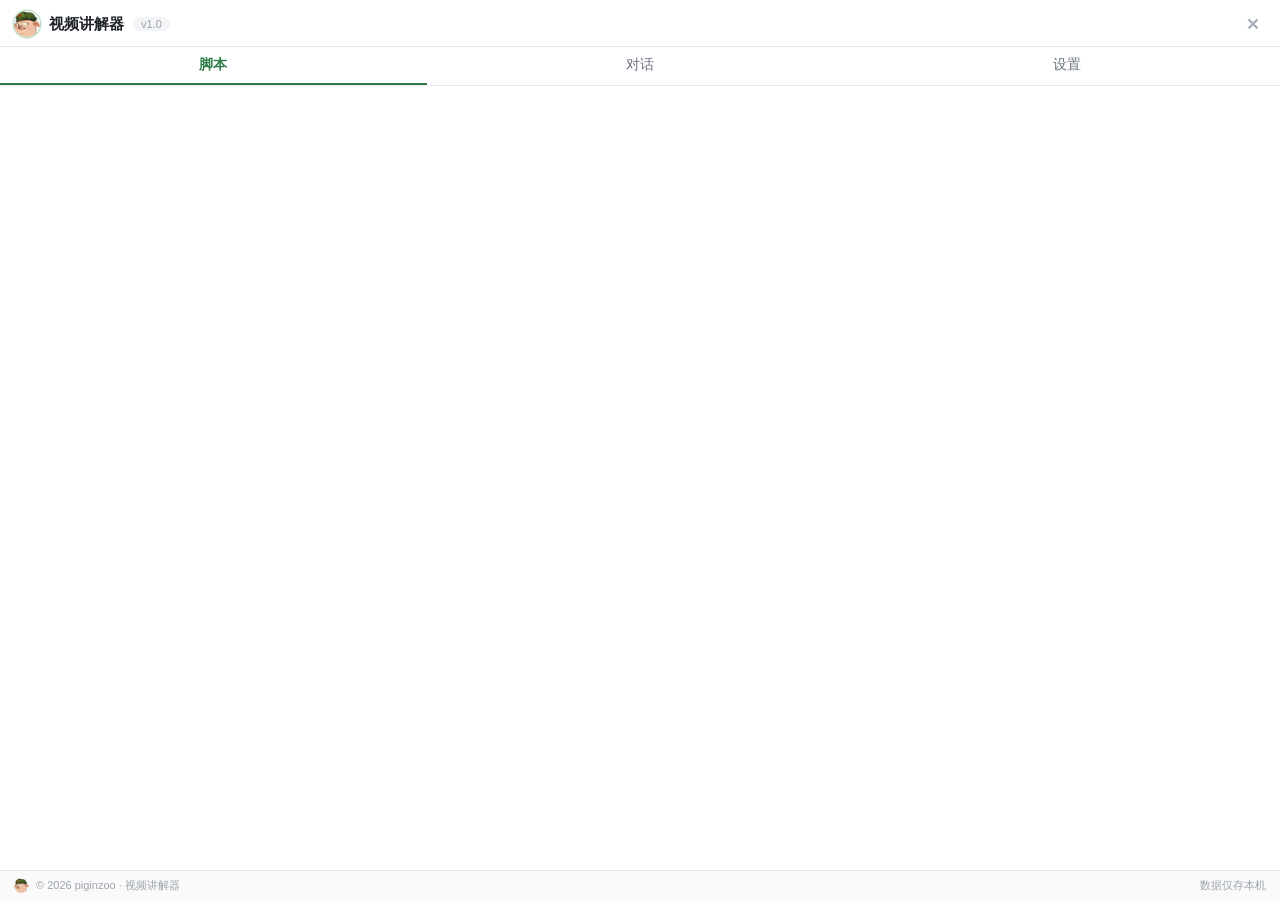
<file: extension/sidepanel/index.html>
<!doctype html>
<html lang="zh-CN">
<head>
  <meta charset="utf-8">
  <title>视频讲解器</title>
  <link rel="stylesheet" href="style.css">
</head>
<body>
  <div class="sp-head">
    <img class="logo" src="../assets/logo-128.png" alt="logo">
    <div class="name">视频讲解器</div>
    <div class="ver">v1.0</div>
    <button class="close" id="closeBtn" title="关闭侧边栏">✕</button>
  </div>

  <div class="tabs">
    <div class="tab on" data-tab="script">脚本</div>
    <div class="tab" data-tab="chat">对话</div>
    <div class="tab" data-tab="settings">设置</div>
  </div>

  <div class="sp-body">
    <div class="tabpane on" id="pane-script"></div>
    <div class="tabpane" id="pane-chat"></div>
    <div class="tabpane" id="pane-settings"></div>
  </div>

  <div class="sp-foot">
    <img src="../assets/logo-16.png" alt="">
    <span>© 2026 piginzoo · 视频讲解器</span>
    <span style="margin-left:auto">数据仅存本机</span>
  </div>

  <script type="module" src="js/app.js"></script>
</body>
</html>
</file>
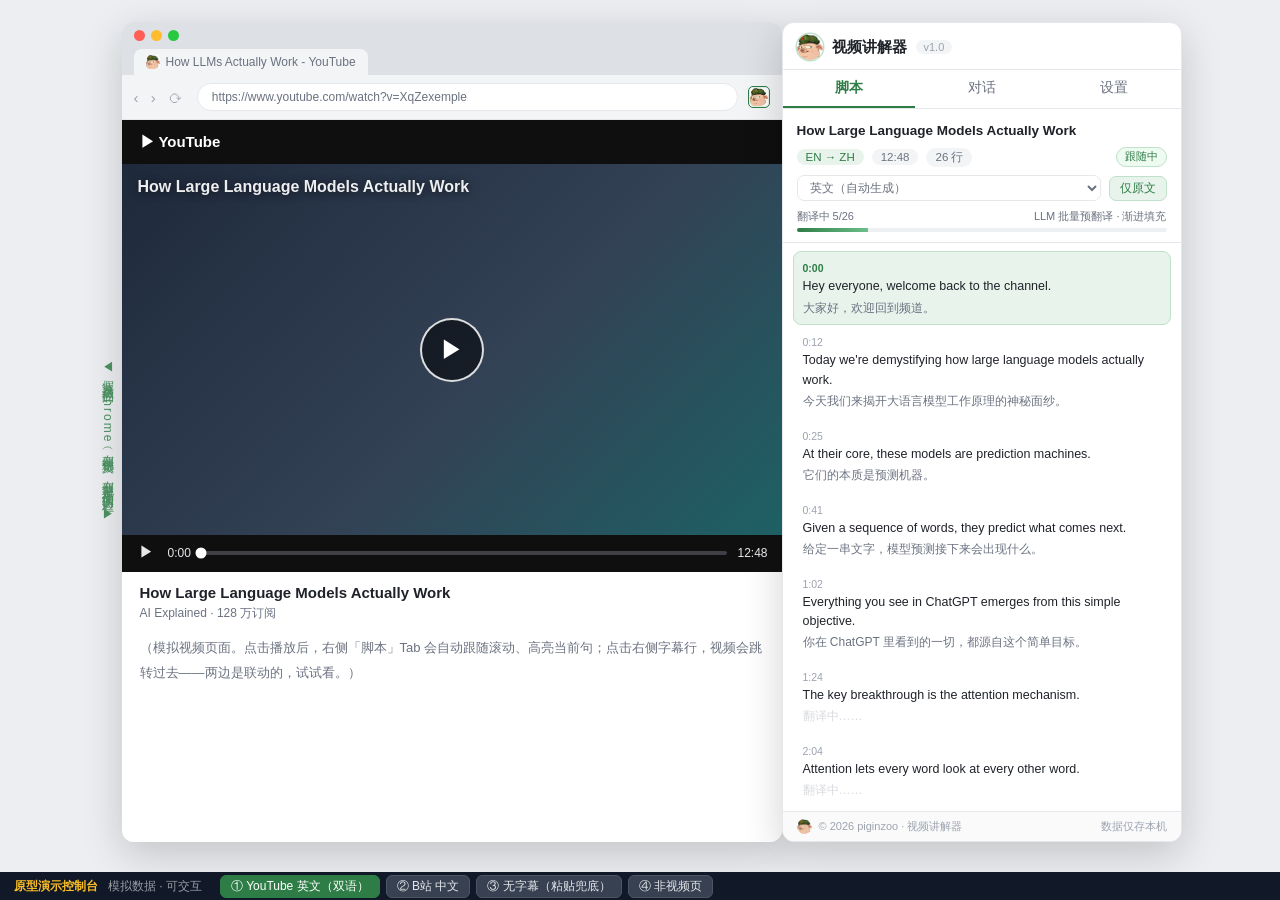
<file: docs/02-交互原型.html>
<!doctype html>
<html lang="zh-CN">
<head>
<meta charset="utf-8">
<meta name="viewport" content="width=device-width, initial-scale=1">
<title>视频讲解器 · 高保真交互原型</title>
<style>
:root{
  --accent:#2e7d46; --accent-weak:#e8f3ec; --accent-line:#bfe0cb;
  --bg:#eceef1; --panel:#ffffff; --line:#e5e7eb;
  --text:#1f2329; --text2:#6b7280; --text3:#9ca3af;
  --ytred:#ff0033; --bbpink:#fb7299;
}
*{box-sizing:border-box; margin:0; padding:0;}
html,body{height:100%;}
body{font-family:-apple-system,BlinkMacSystemFont,"PingFang SC","Microsoft YaHei",sans-serif; background:var(--bg); color:var(--text); font-size:14px; padding-bottom:28px;}

/* ============ 原型控制台 ============ */
.proto-bar{position:fixed; bottom:0; left:0; right:0; height:28px; background:#111827; color:#d1d5db; display:flex; align-items:center; gap:10px; padding:0 14px; font-size:12px; z-index:99;}
.proto-bar b{color:#fbbf24;}
.proto-bar .scenarios{display:flex; gap:6px; margin-left:8px;}
.proto-bar button{background:#374151; color:#e5e7eb; border:1px solid #4b5563; border-radius:6px; padding:2px 10px; font-size:12px; cursor:pointer;}
.proto-bar button.on{background:var(--accent); border-color:var(--accent); color:#fff;}

/* ============ 场景布局 ============ */
.scene{display:flex; justify-content:center; gap:0; padding:22px 12px 40px; min-width:1100px;}
.callout{writing-mode:vertical-rl; align-self:center; color:var(--accent); font-size:12px; letter-spacing:2px; margin-right:6px; opacity:.85;}

/* ============ 假浏览器 ============ */
.browser{width:660px; background:#f3f4f6; border-radius:12px; overflow:hidden; box-shadow:0 12px 40px rgba(0,0,0,.18); display:flex; flex-direction:column; height:820px;}
.chrome-top{background:#dde0e5; padding:8px 12px 0;}
.traffic{display:flex; gap:6px; margin-bottom:8px;}
.traffic i{width:11px;height:11px;border-radius:50%;}
.traffic i:nth-child(1){background:#ff5f57}.traffic i:nth-child(2){background:#febc2e}.traffic i:nth-child(3){background:#28c840}
.tabstrip{display:flex; align-items:flex-end; gap:6px;}
.wtab{background:#f3f4f6; border-radius:8px 8px 0 0; padding:6px 12px; font-size:12px; color:var(--text2); display:flex; align-items:center; gap:6px; max-width:300px; white-space:nowrap; overflow:hidden;}
.wtab img{width:14px;height:14px;border-radius:3px;}
.wtab span{overflow:hidden;text-overflow:ellipsis;}
.toolbar{background:#f3f4f6; display:flex; align-items:center; gap:10px; padding:8px 12px; border-bottom:1px solid #e5e7eb;}
.navbtns{color:#9ca3af; font-size:15px; letter-spacing:4px;}
.urlbar{flex:1; background:#fff; border-radius:99px; padding:6px 14px; font-size:12px; color:var(--text2); border:1px solid #e5e7eb; white-space:nowrap; overflow:hidden;}
.exticon{width:22px;height:22px;border-radius:5px; padding:1px; background:var(--accent-weak); border:1.5px solid var(--accent);}
.page{flex:1; background:#fff; overflow:hidden; display:flex; flex-direction:column;}

/* ============ 假视频页 ============ */
.sitehead{height:44px; display:flex; align-items:center; padding:0 18px; color:#fff; font-weight:600; font-size:15px; flex:none;}
.sitehead.yt{background:#0f0f0f;}
.sitehead.bili{background:#fff; color:var(--bbpink); border-bottom:1px solid #f1f2f3;}
.player{background:#0f0f0f; position:relative; flex:none;}
.player .frame{aspect-ratio:16/9; display:flex; align-items:center; justify-content:center; position:relative; overflow:hidden;}
.frame .vtitle{position:absolute; top:14px; left:16px; color:rgba(255,255,255,.92); font-size:16px; font-weight:600; text-shadow:0 1px 8px rgba(0,0,0,.6); max-width:70%;}
.frame .poster{position:absolute; inset:0; opacity:.9;}
.centerplay{width:64px;height:64px;border-radius:50%;background:rgba(0,0,0,.55); border:2px solid rgba(255,255,255,.85); color:#fff; font-size:24px; cursor:pointer; display:flex;align-items:center;justify-content:center; z-index:2; transition:.2s;}
.centerplay:hover{transform:scale(1.08); background:var(--accent);}
.controls{display:flex; align-items:center; gap:10px; padding:8px 14px 10px; color:#e5e7eb; font-size:12px; background:#0f0f0f; flex:none;}
.controls .btn{cursor:pointer; font-size:15px; width:22px; text-align:center;}
.track{flex:1; height:14px; display:flex; align-items:center; cursor:pointer;}
.track .rail{width:100%; height:4px; background:#3f3f46; border-radius:2px; position:relative;}
.track .fill{position:absolute; left:0; top:0; bottom:0; background:var(--accent); border-radius:2px;}
.track .dot{position:absolute; top:50%; transform:translate(-50%,-50%); width:11px;height:11px;border-radius:50%; background:#fff;}
.videotitle-row{padding:12px 18px 4px; font-size:15px; font-weight:600;}
.videochannel{padding:0 18px; color:var(--text2); font-size:12px;}
.fakepage-body{padding:14px 18px; color:var(--text2); font-size:13px; line-height:1.9; overflow:hidden;}

/* ============ 侧边栏 ============ */
.sidepanel{width:400px; height:820px; background:var(--panel); border-radius:12px; box-shadow:0 12px 40px rgba(0,0,0,.18); display:flex; flex-direction:column; overflow:hidden; border:1px solid var(--line);}
.sp-head{display:flex; align-items:center; gap:9px; padding:11px 14px 9px; border-bottom:1px solid var(--line); flex:none;}
.sp-head img.logo{width:26px;height:26px;border-radius:50%; box-shadow:0 0 0 1.5px var(--accent-line);}
.sp-head .name{font-weight:700; font-size:15px;}
.sp-head .ver{font-size:11px; color:var(--text3); background:#f3f4f6; border-radius:99px; padding:1px 8px;}
.tabs{display:flex; border-bottom:1px solid var(--line); flex:none;}
.tabs .tab{flex:1; text-align:center; padding:9px 0; color:var(--text2); cursor:pointer; font-size:13.5px; border-bottom:2.5px solid transparent; user-select:none;}
.tabs .tab.on{color:var(--accent); border-bottom-color:var(--accent); font-weight:600;}
.sp-body{flex:1; overflow:hidden; position:relative; display:flex; flex-direction:column;}
.tabpane{flex:1; overflow:hidden; display:none; flex-direction:column;}
.tabpane.on{display:flex;}
.sp-foot{flex:none; display:flex; align-items:center; gap:7px; padding:7px 14px; border-top:1px solid var(--line); color:var(--text3); font-size:11px; background:#fafafa;}
.sp-foot img{width:15px;height:15px;border-radius:50%;}

/* 空态 */
.empty-state{flex:1; display:flex; flex-direction:column; align-items:center; justify-content:center; gap:12px; color:var(--text2); padding:30px;}
.empty-state img{width:64px;height:64px;border-radius:50%; opacity:.35; filter:grayscale(1);}
.empty-state h3{color:var(--text); font-size:15px;}
.empty-state p{font-size:12.5px; line-height:1.8; text-align:center;}
.empty-state .sites{font-size:12px; color:var(--text3); background:#f7f8fa; border:1px dashed var(--line); padding:6px 14px; border-radius:8px;}

/* ============ 脚本 Tab ============ */
.script-wrap{flex:1; display:flex; flex-direction:column; overflow:hidden;}
.info-card{padding:12px 14px 10px; border-bottom:1px solid var(--line); flex:none;}
.info-card .t{font-weight:600; font-size:13.5px; line-height:1.5;}
.info-card .meta{display:flex; align-items:center; gap:8px; margin-top:6px; font-size:11.5px; color:var(--text2); flex-wrap:wrap;}
.badge{background:#f3f4f6; border-radius:99px; padding:2px 9px;}
.badge.lang{background:var(--accent-weak); color:var(--accent);}
.infobar{display:flex; align-items:center; gap:8px; margin-top:8px;}
.trackselect{flex:1; font-size:12px; padding:4px 8px; border:1px solid var(--line); border-radius:7px; color:var(--text2); background:#fff;}
.langtoggle{font-size:11.5px; color:var(--accent); border:1px solid var(--accent-line); background:var(--accent-weak); padding:4px 10px; border-radius:7px; cursor:pointer; white-space:nowrap;}
.trans-progress{margin-top:8px;}
.trans-progress .label{display:flex; justify-content:space-between; font-size:11px; color:var(--text2); margin-bottom:4px;}
.trans-progress .label .done{color:var(--accent); font-weight:600;}
.pbar{height:4px; background:#eef0f2; border-radius:2px; overflow:hidden;}
.pbar i{display:block; height:100%; width:0%; background:linear-gradient(90deg,var(--accent),#6cbf8a); transition:width .18s;}
.follow-pill{margin-left:auto; font-size:10.5px; padding:2px 8px; border-radius:99px; background:#eefbf1; color:var(--accent); border:1px solid var(--accent-line); transition:.2s;}
.follow-pill.paused{background:#fef3e2; color:#b45309; border-color:#fcd9a8;}
.transcript{flex:1; overflow-y:auto; padding:8px 10px 14px;}
.row{padding:7px 9px; border-radius:8px; cursor:pointer; transition:background .15s; border:1px solid transparent;}
.row:hover{background:#f5f7f8;}
.row.cur{background:var(--accent-weak); border-color:var(--accent-line);}
.row .ts{font-size:10.5px; color:var(--text3); font-variant-numeric:tabular-nums;}
.row.cur .ts{color:var(--accent); font-weight:700;}
.row .en{font-size:12.5px; margin-top:2px; line-height:1.55;}
.row .zh{font-size:12px; color:var(--text2); margin-top:2px; line-height:1.55; transition:opacity .4s;}
.row .zh.pending{opacity:.25;}
.only-en .row .zh{display:none;}
.skeletonline{height:12px; border-radius:6px; background:linear-gradient(90deg,#eef0f2,#f7f8fa,#eef0f2); background-size:200% 100%; animation:sk 1.2s infinite;}
@keyframes sk{0%{background-position:200% 0}100%{background-position:-200% 0}}

/* 无字幕兜底 */
.nosub-card{margin:14px; border:1px solid #fde3c8; background:#fffaf3; border-radius:10px; padding:14px;}
.nosub-card h4{font-size:13.5px; color:#b45309;}
.nosub-card p{font-size:12px; color:var(--text2); line-height:1.7; margin:6px 0 10px;}
.nosub-card textarea{width:100%; height:110px; border:1px solid var(--line); border-radius:8px; padding:8px; font-size:12px; resize:vertical; font-family:inherit; color:var(--text);}
.nosub-card .go{margin-top:8px; background:var(--accent); color:#fff; border:none; border-radius:8px; padding:7px 16px; font-size:12.5px; cursor:pointer;}
.pasted-note{margin:10px 14px 0; font-size:11.5px; color:var(--text2); background:#f7f8fa; border:1px dashed var(--line); border-radius:8px; padding:7px 10px;}
.plainlist{padding:10px 14px;}
.plainlist .pline{font-size:12.5px; line-height:1.8; color:#374151; border-bottom:1px dashed #f0f1f3; padding:3px 0;}

/* ============ 对话 Tab ============ */
.chat-wrap{flex:1; display:flex; flex-direction:column; overflow:hidden;}
.ctx-chip{display:flex; align-items:center; gap:6px; margin:10px 12px 0; padding:7px 10px; background:var(--accent-weak); border:1px solid var(--accent-line); border-radius:8px; font-size:11.5px; color:var(--accent);}
.ctx-chip .clr{margin-left:auto; color:var(--text3); cursor:pointer; font-size:11px; white-space:nowrap;}
.ctx-chip .clr:hover{color:#ef4444;}
.msgs{flex:1; overflow-y:auto; padding:12px; display:flex; flex-direction:column; gap:12px;}
.msg{max-width:88%; display:flex; flex-direction:column; gap:3px;}
.msg .who{font-size:10.5px; color:var(--text3);}
.msg .bubble{padding:9px 12px; border-radius:12px; font-size:12.8px; line-height:1.75; word-break:break-word;}
.msg.u{align-self:flex-end; align-items:flex-end;}
.msg.u .bubble{background:var(--accent); color:#fff; border-bottom-right-radius:4px;}
.msg.a{align-self:flex-start;}
.msg.a .bubble{background:#f4f5f7; border-bottom-left-radius:4px;}
.msg.a .bubble a.ts{color:var(--accent); font-weight:600; text-decoration:none; background:var(--accent-weak); border-radius:4px; padding:0 3px; cursor:pointer;}
.msg.a .bubble a.ts:hover{background:var(--accent-line);}
.msg.a .bubble pre{font-family:ui-monospace,Menlo,monospace; font-size:11.5px; line-height:1.6; background:#fff; border:1px solid var(--line); border-radius:8px; padding:9px 11px; margin:4px 0; white-space:pre; overflow-x:auto;}
.cursor{display:inline-block; width:7px; height:13px; background:var(--accent); vertical-align:-2px; animation:blink .8s infinite; border-radius:1.5px;}
@keyframes blink{50%{opacity:0}}
.chat-input-zone{flex:none; border-top:1px solid var(--line); padding:8px 12px 10px; background:#fff;}
.quickbtns{display:flex; gap:8px; margin-bottom:8px;}
.qbtn{display:flex; align-items:center; gap:5px; background:var(--accent-weak); border:1px solid var(--accent-line); color:var(--accent); font-size:12px; padding:5px 12px; border-radius:99px; cursor:pointer; transition:.15s;}
.qbtn:hover{background:var(--accent); color:#fff;}
.qbtn:disabled{opacity:.5; cursor:not-allowed;}
.inputrow{display:flex; gap:8px;}
.inputrow textarea{flex:1; border:1px solid var(--line); border-radius:10px; padding:8px 11px; font-size:13px; font-family:inherit; resize:none; height:40px; color:var(--text); line-height:1.5;}
.inputrow textarea:focus{outline:none; border-color:var(--accent);}
.sendbtn{background:var(--accent); color:#fff; border:none; border-radius:10px; width:58px; font-size:13px; cursor:pointer;}
.sendbtn:disabled{background:#c3cdd6; cursor:not-allowed;}

/* ============ 设置 Tab ============ */
.settings{flex:1; overflow-y:auto; padding:14px;}
.provider-pick{display:flex; gap:8px; margin-bottom:14px;}
.prov{flex:1; border:1.5px solid var(--line); border-radius:10px; padding:10px 12px; cursor:pointer; transition:.15s; background:#fff;}
.prov .pn{font-weight:600; font-size:13px; display:flex; align-items:center; gap:6px;}
.prov .pd{font-size:11px; color:var(--text2); margin-top:3px;}
.prov.on{border-color:var(--accent); background:var(--accent-weak);}
.prov .radio{width:14px;height:14px;border-radius:50%; border:1.5px solid #c4ccd4; position:relative; flex:none;}
.prov.on .radio{border-color:var(--accent);}
.prov.on .radio::after{content:""; position:absolute; inset:2.5px; border-radius:50%; background:var(--accent);}
.cfg-card{border:1px solid var(--line); border-radius:10px; padding:12px; margin-bottom:14px;}
.cfg-card.hidden{display:none;}
.field{margin-bottom:10px;}
.field label{display:block; font-size:11.5px; color:var(--text2); margin-bottom:4px;}
.field .inwrap{position:relative;}
.field input{width:100%; border:1px solid var(--line); border-radius:8px; padding:7px 34px 7px 10px; font-size:12.5px; color:var(--text);}
.field input:focus{outline:none; border-color:var(--accent);}
.field input[type=password]{letter-spacing:2px;}
.eye{position:absolute; right:8px; top:50%; transform:translateY(-50%); cursor:pointer; color:var(--text3); font-size:13px; user-select:none;}
.hint{font-size:10.5px; color:var(--text3); margin-top:4px; line-height:1.6;}
.hint code{background:#f3f4f6; padding:0 4px; border-radius:4px; font-size:10px; user-select:all;}
.testrow{display:flex; align-items:center; gap:10px;}
.testbtn{background:#fff; color:var(--accent); border:1px solid var(--accent); border-radius:8px; padding:6px 14px; font-size:12px; cursor:pointer;}
.testbtn:disabled{opacity:.5; cursor:wait;}
.test-result{font-size:11.5px;}
.test-result.ok{color:var(--accent);}
.test-result.err{color:#dc2626;}
.savebtn{width:100%; background:var(--accent); color:#fff; border:none; border-radius:9px; padding:9px; font-size:13px; cursor:pointer; margin-top:2px;}
.about{border-top:1px dashed var(--line); margin-top:4px; padding-top:14px; display:flex; gap:12px; align-items:center;}
.about img{width:46px;height:46px;border-radius:50%; box-shadow:0 0 0 2px var(--accent-line);}
.about .an{font-weight:700; font-size:13.5px;}
.about .ad{font-size:11px; color:var(--text2); line-height:1.7; margin-top:2px;}
.storage-note{margin-top:12px; font-size:11px; color:var(--text2); background:#f7f8fa; border:1px solid var(--line); border-radius:8px; padding:8px 10px; line-height:1.7;}

/* Toast */
.toast{position:fixed; left:50%; bottom:44px; transform:translateX(-50%) translateY(8px); background:#111827; color:#fff; font-size:12.5px; padding:8px 16px; border-radius:99px; opacity:0; transition:.25s; z-index:100; pointer-events:none;}
.toast.show{opacity:1; transform:translateX(-50%) translateY(0);}
::-webkit-scrollbar{width:8px;}
::-webkit-scrollbar-thumb{background:#d6dade; border-radius:4px;}
::-webkit-scrollbar-thumb:hover{background:#bfc6cc;}
</style>
</head>
<body>

<div class="proto-bar">
  <b>原型演示控制台</b>
  <span style="opacity:.7">模拟数据 · 可交互</span>
  <div class="scenarios">
    <button data-sc="A" class="on">① YouTube 英文（双语）</button>
    <button data-sc="B">② B站 中文</button>
    <button data-sc="C">③ 无字幕（粘贴兜底）</button>
    <button data-sc="D">④ 非视频页</button>
  </div>
</div>

<div class="scene">
  <div class="callout">◀ 假装这是你的 Chrome（左侧视频页）　右侧就是本插件的侧边栏 ▶</div>

  <!-- 假浏览器 -->
  <div class="browser">
    <div class="chrome-top">
      <div class="traffic"><i></i><i></i><i></i></div>
      <div class="tabstrip">
        <div class="wtab"><img src="[data-uri]" alt=""><span id="fakeTabTitle">How LLMs Actually Work - YouTube</span></div>
      </div>
    </div>
    <div class="toolbar">
      <div class="navbtns">‹ › ⟳</div>
      <div class="urlbar" id="fakeUrl">https://www.youtube.com/watch?v=dQw4示范</div>
      <img class="exticon" src="[data-uri]" title="视频讲解器">
    </div>
    <div class="page" id="fakePage"><!-- JS 渲染 --></div>
  </div>

  <!-- 侧边栏 -->
  <div class="sidepanel">
    <div class="sp-head">
      <img class="logo" src="[data-uri]" alt="logo">
      <div class="name">视频讲解器</div>
      <div class="ver">v1.0</div>
    </div>
    <div class="tabs">
      <div class="tab on" data-tab="script">脚本</div>
      <div class="tab" data-tab="chat">对话</div>
      <div class="tab" data-tab="settings">设置</div>
    </div>
    <div class="sp-body">
      <div class="tabpane on" id="pane-script"></div>
      <div class="tabpane" id="pane-chat"></div>
      <div class="tabpane" id="pane-settings"></div>
    </div>
    <div class="sp-foot">
      <img src="[data-uri]" alt=""><span>© 2026 piginzoo · 视频讲解器</span>
      <span style="margin-left:auto">数据仅存本机</span>
    </div>
  </div>
</div>

<div class="toast" id="toast"></div>

<script>
/* ==================== 数据 ==================== */
const LOGO = '[data-uri]';

const SCN = {
  A: {
    id:'yt-llm', site:'yt',
    tabTitle:'How LLMs Actually Work - YouTube',
    url:'https://www.youtube.com/watch?v=XqZexemple',
    title:'How Large Language Models Actually Work',
    channel:'AI Explained · 128 万订阅', duration:768,
    lang:'英文（自动生成）', hasSub:true,
    tracks:['英文（自动生成）','英文（人工上传）'],
    contextLabel:'上下文已加载 · 26 行 · 英中双语',
  },
  B: {
    id:'bili-ssd', site:'bili',
    tabTitle:'【拆解】一块SSD的内部世界_哔哩哔哩',
    url:'https://www.bilibili.com/video/BV1ssd2026demo',
    title:'【拆解】一块 SSD 的内部世界：闪存、主控与寿命真相',
    channel:'极客工坊 · 86.4 万粉丝', duration:504,
    lang:'中文', hasSub:true,
    tracks:['中文（UP主CC字幕）'],
    contextLabel:'上下文已加载 · 14 行 · 中文',
  },
  C: {
    id:'bili-pizza', site:'bili',
    tabTitle:'意大利手工披萨入门_哔哩哔哩',
    url:'https://www.bilibili.com/video/BV1pizza2026demo',
    title:'意大利手工披萨入门：从面团到窑炉',
    channel:'厨房实验室 · 32.1 万粉丝', duration:611,
    lang:'无字幕', hasSub:false,
    tracks:[],
    contextLabel:'上下文：粘贴脚本',
  },
  D: { id:'none', site:'other', tabTitle:'产品需求文档 - 飞书云文档', url:'https://docs.feishu.cn/wiki/demo123' }
};

const ROWS_A = [
  [0,'Hey everyone, welcome back to the channel.','大家好，欢迎回到频道。'],
  [12,"Today we're demystifying how large language models actually work.",'今天我们来揭开大语言模型工作原理的神秘面纱。'],
  [25,'At their core, these models are prediction machines.','它们的本质是预测机器。'],
  [41,'Given a sequence of words, they predict what comes next.','给定一串文字，模型预测接下来会出现什么。'],
  [62,'Everything you see in ChatGPT emerges from this simple objective.','你在 ChatGPT 里看到的一切，都源自这个简单目标。'],
  [84,'The key breakthrough is the attention mechanism.','关键突破在于注意力机制。'],
  [124,'Attention lets every word look at every other word.','注意力让每个词都能看到其他所有词。'],
  [150,'It computes relevance scores between tokens.','它计算词元之间的相关性分数。'],
  [185,'These scores decide how much context influences each prediction.','这些分数决定了上下文对每次预测的影响程度。'],
  [220,"Let's walk through a concrete example.",'我们来看一个具体例子。'],
  [255,'The cat sat on the mat because it was tired.','这只猫坐在垫子上，因为它累了。'],
  [278,"Here, 'it' must attend to 'cat' to resolve the reference.",'这里"it"必须关注"cat"才能正确理解指代。'],
  [310,'Transformers stack dozens of attention layers.','Transformer 会堆叠几十层注意力层。'],
  [346,'Early layers capture syntax, deeper layers capture meaning.','浅层捕捉语法，深层捕捉语义。'],
  [380,'Training uses trillions of tokens from the internet.','训练使用了来自互联网的数万亿词元。'],
  [415,'The model adjusts billions of weights via gradient descent.','模型通过梯度下降调整数十亿参数。'],
  [450,'Surprisingly, scale alone unlocked many abilities.','出人意料，仅靠规模就解锁了许多能力。'],
  [485,'This is called emergent behavior.','这被称为「涌现行为」。'],
  [522,'But scale brings problems: cost and energy.','但规模也带来问题：成本与能耗。'],
  [555,'Researchers respond with quantization and distillation.','研究者用量化和蒸馏来应对。'],
  [590,'Fine-tuning aligns the base model to human intent.','微调让基座模型对齐人类意图。'],
  [622,'RLHF is the most common alignment recipe.','RLHF 是最常用的对齐方法。'],
  [658,'Hallucinations remain the hardest problem.','幻觉仍是最难的问题。'],
  [690,'The model optimizes for plausibility, not truth.','模型优化的是「像真的」，而不是「是真的」。'],
  [718,"That's why verification tools matter.",'这就是为什么校验工具很重要。'],
  [740,'Thanks for watching — subscribe for more deep dives.','感谢观看，订阅看更多深度解析。'],
];
const ROWS_B = [
  [0,'大家好，今天我们拆开一块 SSD，看看里面到底有什么。'],
  [28,'SSD 的核心是 NAND 闪存颗粒。'],
  [55,'每个颗粒由数十亿个浮栅晶体管组成。'],
  [90,'数据以电荷的形式存在浮栅里。'],
  [125,'主控芯片是 SSD 的大脑。'],
  [160,'它负责磨损均衡、垃圾回收和坏块管理。'],
  [195,'TLC 颗粒每个单元存 3 bit，成本和寿命折中。'],
  [230,'QLC 存 4 bit，更便宜但写入寿命更短。'],
  [270,'闪存有写入次数限制，也就是 P/E 周期。'],
  [310,'家用条件下，一块 TLC SSD 用十年问题不大。'],
  [345,'缓存掉速是怎么回事？我们做个测试。'],
  [380,'无缓存写入超过 100GB 后速度骤降。'],
  [420,'选购建议：看主控、颗粒和质保，别只看价格。'],
  [460,'以上就是本期内容，我们下期再见。'],
];
const PASTE_SAMPLE = `今天讲意大利手工披萨的完整流程。首先是面团：高筋面粉、水、盐、微量酵母，配比大约是 60% 含水量。
面团揉好后进入低温发酵，冰箱冷藏 24 小时，风味最好。
酱料只用圣马扎诺番茄罐头，加一点盐，不加任何煮熟环节。
烤制需要 400 度以上的窑炉，90 秒内完成，中途翻边一次。
家庭烤箱最高 250 度，要配合铸铁锅预热来弥补温度不足。
最常见的失败点：面团温度过高导致发酵过快，以及烤箱温度不够导致饼底发干。
最后是出炉后的处理：不要马上切，等两分钟让水分重新分布。`;

/* 聊天种子与快捷内容 */
const CHAT_SEED = {
  A: [
    {r:'u', html:'注意力机制到底在计算什么？我还是没完全听懂。'},
    {r:'a', html:'简单说，注意力算的是「相关性」。视频在 <a class="ts" data-t="84">[01:24]</a> 指出它是关键突破：每个词都要和句中其他所有词两两计算相关性分数。<a class="ts" data-t="185">[03:05]</a> 进一步解释了这些分数如何决定上下文对预测的影响权重。举个视频里的例子：<a class="ts" data-t="278">[04:38]</a> 中 "it" 必须关注 "cat" 才能正确理解指代。另外 <a class="ts" data-t="485">[08:05]</a> 讲的涌现行为也和注意力的高效并行计算直接相关。需要我用「查询-键-值」矩阵的视角再拆一遍吗？'},
  ],
  B: [
    {r:'u', html:'SSD 用久了掉速，到底是什么原因？'},
    {r:'a', html:'视频里把掉速讲得很清楚：<a class="ts" data-t="345">[05:45]</a> 做了缓存写入测试，<a class="ts" data-t="380">[06:20]</a> 指出当无缓存写入超过 100GB 后 SLC 模拟缓存耗尽，速度会骤降到直写 NAND 的真实速度。另外主控的垃圾回收（<a class="ts" data-t="160">[02:40]</a>）在盘快满时会大量搬移数据，也会造成卡顿。所以建议留 20% 空余空间。要不要我总结一下选购避坑要点？'},
  ],
  C: [
    {r:'u', html:'家庭烤箱做披萨最关键的失败点是什么？'},
    {r:'a', html:'根据粘贴的脚本，最关键的失败点有两个：一是面团温度过高导致发酵过快、风味不足；二是家庭烤箱最高只有 250 度，温度不够会导致饼底发干。脚本给的解法是用铸铁锅预热来弥补温度不足，并控制好 24 小时低温发酵。'},
  ],
};
const CANNED = {
  A: {
    summary:'这期视频（12:48）用大白话讲透了大语言模型的运行原理。核心观点：LLM 本质是「预测机器」，只需根据上文预测下一个词（[00:41]），却能涌现出惊人能力。① 机制：注意力（Attention）是关键突破（[01:24]），它让每个词都能看到其他词、算出相关性分数，以此决定上下文的影响力（[03:05]）；② 结构：Transformer 堆叠几十层注意力，浅层学语法、深层学语义（[05:46]）；③ 训练：用数万亿词元做梯度下降，规模的增大直接带来「涌现行为」（[08:05]）；④ 对齐：靠微调和 RLHF 让模型听话（[10:22]）；⑤ 局限：幻觉是最大痛点——模型追求「像真的」而非「是真的」（[11:30]），所以必须配合校验工具。',
    tree:`大语言模型工作原理
├── 1. 基础机制
│   ├── 预测机器：下一词预测 [00:41]
│   └── 注意力机制 [01:24]
│       ├── 词元两两相关性打分 [02:30]
│       └── 决定上下文影响权重 [03:05]
├── 2. 网络结构
│   ├── 几十层注意力堆叠 [05:10]
│   ├── 浅层 → 语法 [05:46]
│   └── 深层 → 语义 [05:46]
├── 3. 训练
│   ├── 数万亿词元 + 梯度下降 [06:20]
│   └── 涌现行为（规模解锁能力）[08:05]
├── 4. 对齐
│   ├── 微调 SFT [09:50]
│   └── RLHF [10:22]
└── 5. 局限
    ├── 幻觉：追求合理而非真实 [11:30]
    ├── 成本与能耗 [08:42]
    └── 缓解：量化 / 蒸馏 / 校验 [09:15]`,
    replies:[
      '好问题。视频在 <a class="ts" data-t="522">[08:42]</a> 提到，规模化的代价是成本与能耗，业界主流的缓解手段是量化（降低数值精度）和蒸馏（用小模型模仿大模型），见 <a class="ts" data-t="555">[09:15]</a>。',
      '可以这么理解：<a class="ts" data-t="690">[11:30]</a> 说模型优化目标是「合理」而非「真实」，因为训练数据本身就是统计分布。所以幻觉不是 bug，是目标的副产品——这也是 <a class="ts" data-t="718">[11:58]</a> 强调校验工具重要的原因。',
    ],
  },
  B: {
    summary:'这期视频（8:24）拆开一块 SSD 讲清三件事。① 结构：核心是 NAND 闪存颗粒（电荷存进浮栅晶体管，[00:28]）+ 主控芯片（负责磨损均衡、垃圾回收、坏块管理，[02:05]）；② 颗粒类型：TLC 每单元 3 bit，是性价比之选；QLC 存 4 bit 更便宜但寿命更短（[03:15]）；③ 寿命真相：闪存有 P/E 写入周期限制，但家用强度下 TLC 用十年问题不大（[05:10]）；④ 掉速实验：无缓存直写超过 100GB 后速度骤降（[06:20]），这是 SLC 模拟缓存耗尽的正常现象；⑤ 选购建议：看主控、颗粒、质保，别只看价格（[07:00]）。',
    tree:`SSD 的内部世界
├── 1. 核心部件
│   ├── NAND 闪存颗粒 [00:28]
│   │   └── 浮栅晶体管 · 电荷存数据 [00:55]
│   └── 主控芯片（SSD 的大脑）[02:05]
│       ├── 磨损均衡 [02:40]
│       ├── 垃圾回收 [02:40]
│       └── 坏块管理 [02:40]
├── 2. 颗粒类型
│   ├── TLC：3 bit/单元 · 折中之选 [03:15]
│   └── QLC：4 bit/单元 · 便宜寿命短 [03:50]
├── 3. 寿命真相
│   ├── P/E 写入周期限制 [04:30]
│   └── 家用十年无压力 [05:10]
├── 4. 掉速实验
│   ├── 缓存写入测试 [05:45]
│   └── 100GB 后骤降（缓存耗尽）[06:20]
└── 5. 选购建议
    ├── 主控 + 颗粒 + 质保 [07:00]
    └── 别只看价格 [07:00]`,
    replies:[
      '视频里其实给了答案：<a class="ts" data-t="270">[04:30]</a> 讲 P/E 周期是物理限制，但 <a class="ts" data-t="310">[05:10]</a> 算了一笔账——家用写入量下 TLC 的寿命远超十年，所以日常掉速主要是缓存耗尽而不是磨损，不用担心。',
    ],
  },
  C: {
    summary:'（基于你粘贴的脚本）这份脚本讲意大利手工披萨的完整流程：面团用高筋粉、60% 含水量，揉好后冷藏低温发酵 24 小时以获得最佳风味；酱料只用圣马扎诺番茄罐头、生用不煮；烤制需要 400°C 以上窑炉、90 秒完成并翻边一次；家庭烤箱（250°C 上限）需用铸铁锅预热弥补温差。两大常见失败点：面温过高发酵过快、烤箱温度不足饼底发干。出炉后静置 2 分钟再切，让水分重新分布。',
    tree:`手工披萨入门（粘贴脚本）
├── 1. 面团
│   ├── 高筋粉 · 60% 含水量
│   └── 低温发酵 24h（风味关键）
├── 2. 酱料
│   └── 圣马扎诺番茄 · 生用不煮
├── 3. 烤制
│   ├── 窑炉 400°C+ · 90 秒翻边
│   └── 家庭烤箱 → 铸铁锅预热补救
└── 4. 常见失败点
    ├── 面温过高 · 发酵过快
    ├── 烤箱不够热 · 饼底发干
    └── 出炉静置 2 分钟再切`,
    replies:[
      '根据粘贴的脚本：家庭场景的关键是「预热铸铁锅」补温度差，脚本里强调窑炉 90 秒的效率在家里只能靠热容模拟。面团侧则要守住 24 小时低温发酵，别让面温超过 24°C。',
    ],
  },
};

/* ==================== 状态 ==================== */
let sc = 'A';
let playing = false, t = 0, rows = [], trans = {done:false, n:0}, cached = {A:false};
let curRow = -1, followPaused = false, pauseTimer = null, progTimer = null, transTimer = null;
let programmatic = false, streaming = false;
let pastedText = '';
const chatStore = {};
const $ = s => document.querySelector(s);
const $$ = s => [...document.querySelectorAll(s)];
const fmt = s => `${Math.floor(s/60)}:${String(Math.floor(s%60)).padStart(2,'0')}`;

function toast(msg){ const el=$('#toast'); el.textContent=msg; el.classList.add('show'); clearTimeout(el._t); el._t=setTimeout(()=>el.classList.remove('show'),1800); }

/* ==================== 假视频页 ==================== */
function renderPage(){
  const S = SCN[sc], page = $('#fakePage');
  $('#fakeTabTitle').textContent = S.tabTitle; $('#fakeUrl').textContent = S.url;
  if (sc==='D'){
    page.innerHTML = `<div class="sitehead" style="background:#3370ff">飞书云文档</div>
      <div class="fakepage-body"><h2 style="color:var(--text);font-size:17px;margin-bottom:10px">视频讲解器 · 产品需求文档</h2>
      这是一份普通网页文档，不是视频页面。<br>右侧侧边栏此时显示空态引导（见 ④ 场景）。</div>`;
    return;
  }
  const isYT = S.site==='yt';
  const grad = isYT
    ? 'linear-gradient(135deg,#1e293b 0%,#334155 55%,#0f766e 130%)'
    : 'linear-gradient(135deg,#3b1d33 0%,#7c3a5d 55%,#b45309 140%)';
  page.innerHTML = `
    <div class="sitehead ${isYT?'yt':'bili'}">${isYT?'▶ YouTube':'哔哩哔哩 (°-°)ツ'}</div>
    <div class="player">
      <div class="frame" style="background:${grad}">
        <div class="poster"></div>
        <div class="vtitle">${S.title}</div>
        <div class="centerplay" id="centerPlay">${playing?'❚❚':'▶'}</div>
      </div>
      <div class="controls">
        <div class="btn" id="ctlPlay">${playing?'❚❚':'▶'}</div>
        <span id="ctlTime" style="font-variant-numeric:tabular-nums">${fmt(t)}</span>
        <div class="track" id="track"><div class="rail"><div class="fill" id="fill"></div><div class="dot" id="dot" style="left:0%"></div></div></div>
        <span style="font-variant-numeric:tabular-nums">${fmt(S.duration)}</span>
      </div>
    </div>
    <div class="videotitle-row">${S.title}</div>
    <div class="videochannel">${S.channel}</div>
    <div class="fakepage-body">（模拟视频页面。点击播放后，右侧「脚本」Tab 会自动跟随滚动、高亮当前句；点击右侧字幕行，视频会跳转过去——两边是联动的，试试看。）</div>`;
  $('#centerPlay').onclick = togglePlay; $('#ctlPlay').onclick = togglePlay;
  $('#track').onclick = e => {
    const r = e.currentTarget.getBoundingClientRect();
    t = Math.max(0, Math.min(S.duration, (e.clientX-r.left)/r.width*S.duration));
    updatePlayer(); jumpToRow();
  };
  updatePlayer();
}
function togglePlay(){ playing=!playing; renderPage(); setFollowPill(); }
function updatePlayer(){
  const S=SCN[sc]; if(sc==='D') return;
  const pct = Math.min(100, t/S.duration*100);
  const f=$('#fill'), d=$('#dot'); if(f){f.style.width=pct+'%'; d.style.left=pct+'%';}
  const tm=$('#ctlTime'); if(tm) tm.textContent=fmt(t);
  const cp=$('#centerPlay'); if(cp) cp.textContent = playing?'❚❚':'▶';
  const pl=$('#ctlPlay'); if(pl) pl.textContent = playing?'❚❚':'▶';
}

/* ==================== 脚本 Tab ==================== */
function loadRows(){
  const S=SCN[sc];
  rows = sc==='A' ? ROWS_A.map(r=>({t:r[0],en:r[1],zh:r[2],tr:cached.A})) :
         sc==='B' ? ROWS_B.map(r=>({t:r[0],zh:r[0+1],en:null,tr:true})) : [];
  if(sc==='A' && !cached.A){ rows.forEach(r=>r.tr=false); trans={done:false,n:0}; startTranslate(); }
  else trans={done:true,n:rows.length};
}
function startTranslate(){
  clearInterval(transTimer);
  transTimer = setInterval(()=>{
    const i = trans.n; if(i>=rows.length){ finishTranslate(); return; }
    rows[i].tr = true; trans.n++;
    const cell = document.querySelector(`[data-zh="${i}"]`);
    if(cell){ cell.classList.remove('pending'); cell.textContent = rows[i].zh; }
    const bar=$('#transBar'), lb=$('#transLb');
    if(bar){ bar.style.width=(trans.n/rows.length*100)+'%'; lb.textContent=`翻译中 ${trans.n}/${rows.length}`; }
  }, 160);
}
function finishTranslate(){
  clearInterval(transTimer); trans.done=true; cached[sc]=true;
  const w=$('#transWrap');
  if(w) w.innerHTML=`<div class="trans-progress"><div class="label"><span>英中对照 · 已缓存 ✓ 二次打开秒出</span><span class="done">完成</span></div><div class="pbar"><i style="width:100%"></i></div></div>`;
}
function renderScript(){
  const pane=$('#pane-script'), S=SCN[sc];
  if(sc==='D'){ pane.innerHTML=`<div class="empty-state"><img src="${LOGO}"><h3>请打开一个视频页面</h3><p>侧边栏会自动识别当前标签页。<br>打开支持的页面后，这里会自动加载该视频的脚本与对话。</p><div class="sites">✓ YouTube（youtube.com/watch）　✓ B站（bilibili.com/video）</div></div>`; return; }
  if(!S.hasSub){
    pane.innerHTML=`<div class="script-wrap">
      <div class="nosub-card">
        <h4>⚠ 该视频没有可用字幕</h4>
        <p>未找到 CC 字幕，且 AI 字幕不可用（可能未登录 B站，或该视频尚未生成）。<br>你可以把别处的脚本/字幕文本粘贴到下面——<b>总结、结构树、对话</b>仍然可用（无时间轴，跟随与跳转不可用）。</p>
        <textarea id="pasteBox" placeholder="把脚本文本粘贴到这里……">${pastedText}</textarea>
        <button class="go" id="pasteGo">使用这段脚本</button>
      </div>
      ${pastedText?`<div class="pasted-note">✓ 已使用粘贴脚本（${pastedText.length} 字）：总结 / 结构树 / 对话 可用；跟随、时间戳跳转、翻译不可用。</div>
      <div class="plainlist">${pastedText.split(/\n+/).filter(Boolean).map(l=>`<div class="pline">${esc(l)}</div>`).join('')}</div>`:''}
    </div>`;
    $('#pasteGo').onclick=()=>{ pastedText=$('#pasteBox').value.trim(); if(!pastedText) return toast('先粘贴一些内容'); setContext(); renderScript(); toast('脚本已就绪，对话/总结可用'); };
    return;
  }
  const transHtml = sc==='A' ? (trans.done
    ? `<div class="trans-progress"><div class="label"><span>英中对照 · 已缓存 ✓ 二次打开秒出</span><span class="done">完成</span></div><div class="pbar"><i style="width:100%"></i></div></div>`
    : `<div id="transWrap"><div class="trans-progress"><div class="label"><span id="transLb">翻译中 0/${rows.length}</span><span>LLM 批量预翻译 · 渐进填充</span></div><div class="pbar"><i id="transBar"></i></div></div></div>`) : '';
  pane.innerHTML=`<div class="script-wrap ${$('#onlyEn')?.classList.contains('on')?'only-en':''}">
    <div class="info-card">
      <div class="t">${S.title}</div>
      <div class="meta">
        <span class="badge lang">${sc==='A'?'EN → ZH':'中文字幕'}</span>
        <span class="badge">${fmt(S.duration)}</span>
        <span class="badge">${rows.length} 行</span>
        <span class="follow-pill" id="followPill">跟随中</span>
      </div>
      ${sc==='A'?`<div class="infobar"><select class="trackselect" id="trackSel">${S.tracks.map(x=>`<option>${x}</option>`).join('')}</select><button class="langtoggle" id="langToggle">仅原文</button></div>`:''}
      ${transHtml}
    </div>
    <div class="transcript" id="transcript">
      ${rows.map((r,i)=>`<div class="row" data-i="${i}">
        <span class="ts">${fmt(r.t)}</span>
        ${r.en?`<div class="en">${esc(r.en)}</div>`:''}
        ${r.zh!==undefined?`<div class="zh ${r.tr?'':'pending'}" data-zh="${i}">${r.tr?esc(r.zh):'翻译中……'}</div>`:''}
      </div>`).join('')}
    </div>
  </div>`;
  $('#transcript').addEventListener('scroll', onManualScroll);
  $$('#transcript .row').forEach(el=> el.onclick=()=>{ seekTo(rows[+el.dataset.i].t); });
  if(sc==='A'){
    $('#langToggle').onclick=e=>{ const w=$('.script-wrap'); const on=w.classList.toggle('only-en'); e.target.textContent = on?'双语对照':'仅原文'; };
    $('#trackSel').onchange=()=>{ toast('已切换字幕轨道，重新拉取脚本（模拟）'); };
  }
  curRow=-1; jumpToRow(true);
}
function onManualScroll(e){
  if(programmatic) return;
  followPaused=true; setFollowPill();
  clearTimeout(pauseTimer);
  pauseTimer=setTimeout(()=>{ followPaused=false; setFollowPill(); },3000);
}
function setFollowPill(){
  const p=$('#followPill'); if(!p) return;
  if(!playing){ p.textContent='已暂停播放'; p.className='follow-pill paused'; }
  else if(followPaused){ p.textContent='手动滚动 · 3秒后恢复跟随'; p.className='follow-pill paused'; }
  else { p.textContent='跟随中'; p.className='follow-pill'; }
}
function currentRowIndex(){ let i=rows.findIndex(r=>r.t>t); return i===-1?rows.length-1:(i>0?i-1:0); }
function jumpToRow(instant){
  if(!rows.length) return;
  const i=currentRowIndex();
  if(i===curRow) return;
  curRow=i;
  const el=document.querySelector(`[data-i="${i}"]`); if(!el) return;
  $$('#transcript .row').forEach(x=>x.classList.remove('cur')); el.classList.add('cur');
  if(!followPaused){
    programmatic=true;
    el.scrollIntoView({block:'center', behavior:instant?'auto':'smooth'});
    setTimeout(()=>programmatic=false, 600);
  }
}
function seekTo(sec){
  t=Math.max(0,sec); updatePlayer(); followPaused=false; clearTimeout(pauseTimer);
  jumpToRow(true); setFollowPill();
}

/* ==================== 对话 Tab ==================== */
function setContext(){
  const S=SCN[sc];
  if(!chatStore[sc]) chatStore[sc]=[...CHAT_SEED[sc]||[]];
}
function renderChat(){
  const pane=$('#pane-chat'), S=SCN[sc];
  if(sc==='D'){ pane.innerHTML=`<div class="empty-state"><img src="${LOGO}"><h3>还没有视频上下文</h3><p>打开一个视频页面后，可以针对视频内容提问。<br>模型会带着完整脚本来回答你。</p></div>`; return; }
  setContext();
  const ctxText = S.hasSub ? S.contextLabel : `上下文：粘贴脚本 · ${pastedText.length||0} 字 · 无时间轴`;
  pane.innerHTML=`<div class="chat-wrap">
    <div class="ctx-chip">📎 ${ctxText}<span class="clr" id="clrChat">清空对话</span></div>
    <div class="msgs" id="msgs"></div>
    <div class="chat-input-zone">
      <div class="quickbtns">
        <button class="qbtn" id="qSummary">✦ 总结</button>
        <button class="qbtn" id="qTree">🌳 视频结构</button>
        <span style="margin-left:auto;font-size:10.5px;color:var(--text3);align-self:center">glm-5.3-flash（模拟流式）</span>
      </div>
      <div class="inputrow">
        <textarea id="chatInput" placeholder="针对视频内容提问… 回车发送"></textarea>
        <button class="sendbtn" id="sendBtn">发送</button>
      </div>
    </div>
  </div>`;
  paintMsgs();
  $('#clrChat').onclick=()=>{ chatStore[sc]=[]; setContext(); paintMsgs(); toast('本视频对话已清空'); };
  $('#sendBtn').onclick=sendUser;
  $('#chatInput').addEventListener('keydown',e=>{ if(e.key==='Enter'&&!e.shiftKey){ e.preventDefault(); sendUser(); }});
  $('#qSummary').onclick=()=>quick('summary');
  $('#qTree').onclick=()=>quick('tree');
}
function paintMsgs(){
  const box=$('#msgs');
  box.innerHTML = chatStore[sc].map(m=>`<div class="msg ${m.r}"><div class="who">${m.r==='u'?'你':'讲解助手'}</div><div class="bubble">${m.html}</div></div>`).join('')
    || `<div style="text-align:center;color:var(--text3);font-size:12px;padding:30px 0">开始针对这个视频提问吧 ↓</div>`;
  box.scrollTop=box.scrollHeight; bindTs();
}
function bindTs(){ $$('#msgs a.ts').forEach(a=>a.onclick=()=>{ seekTo(+a.dataset.t); toast(`视频已跳转到 ${fmt(+a.dataset.t)}`); }); }
function esc(s){ return s.replace(/&/g,'&amp;').replace(/</g,'&lt;').replace(/>/g,'&gt;'); }
function linkify(s){ return esc(s).replace(/\[(\d{1,2}):(\d{2})\]/g,(m,mm,ss)=>`<a class="ts" data-t="${(+mm)*60+(+ss)}">[${mm}:${ss}]</a>`); }

async function pushAssistant(raw, asPre){
  streaming=true; setQuickDisabled(true);
  const box=$('#msgs');
  const wrap=document.createElement('div'); wrap.className='msg a';
  wrap.innerHTML=`<div class="who">讲解助手</div><div class="bubble"><span class="tx"></span><span class="cursor"></span></div>`;
  box.appendChild(wrap);
  const tx=wrap.querySelector('.tx'); box.scrollTop=box.scrollHeight;
  for(let i=0;i<raw.length;){
    const n=1+Math.floor(Math.random()*3);
    tx.textContent += raw.slice(i,i+n); i+=n;
    box.scrollTop=box.scrollHeight;
    await new Promise(r=>setTimeout(r,22));
  }
  wrap.querySelector('.cursor').remove();
  const b=wrap.querySelector('.bubble');
  b.innerHTML = asPre ? `<pre>${esc(raw)}</pre>` : linkify(raw);
  chatStore[sc].push({r:'a', html:b.innerHTML});
  bindTs(); streaming=false; setQuickDisabled(false);
}
function setQuickDisabled(v){ ['qSummary','qTree','sendBtn'].forEach(id=>{const b=$('#'+id); if(b) b.disabled=v;}); }
function sendUser(){
  if(streaming) return;
  const inp=$('#chatInput'); const v=inp.value.trim(); if(!v) return;
  chatStore[sc].push({r:'u', html:esc(v)});
  inp.value='';
  paintMsgs();
  const pool=CANNED[sc]?.replies||['（模拟回复）这个问题的答案在脚本里有对应段落。'];
  const reply=pool[(chatStore[sc].filter(m=>m.r==='a').length)%pool.length];
  pushAssistant(reply,false);
}
function quick(kind){
  if(streaming) return;
  const c=CANNED[sc]; if(!c) return;
  if(kind==='summary') pushAssistant(c.summary,false);
  else pushAssistant(c.tree,true);
}

/* ==================== 设置 Tab ==================== */
let curProv='glm';
function renderSettings(){
  const pane=$('#pane-settings');
  pane.innerHTML=`<div class="settings">
    <div class="provider-pick">
      <div class="prov ${curProv==='glm'?'on':''}" data-p="glm"><div class="pn"><span class="radio"></span>智谱 GLM</div><div class="pd">当前模型：glm-5.3-flash</div></div>
      <div class="prov ${curProv==='ds'?'on':''}" data-p="ds"><div class="pn"><span class="radio"></span>DeepSeek</div><div class="pd">当前模型：deepseek-chat</div></div>
    </div>

    <div class="cfg-card ${curProv!=='glm'?'hidden':''}" id="card-glm">
      <div class="field"><label>API Key</label><div class="inwrap"><input id="gk" type="password" value="请粘贴你的智谱 API Key（原型示意占位）"><span class="eye" data-for="gk">👁</span></div><div class="hint">仅保存在本机 chrome.storage.local，界面掩码显示</div></div>
      <div class="field"><label>Base URL</label><div class="inwrap"><input id="gu" value="https://open.bigmodel.cn/api/coding/paas/v4"></div><div class="hint">默认官方地址；若使用 <b>GLM Coding Plan</b> 套餐请改用 <code>https://open.bigmodel.cn/api/coding/paas/v4</code></div></div>
      <div class="field"><label>模型名</label><div class="inwrap"><input id="gm" value="glm-5.3-flash"></div></div>
      <div class="testrow"><button class="testbtn" id="gtest">⚡ 连通性测试</button><span class="test-result" id="gres"></span></div>
    </div>

    <div class="cfg-card ${curProv!=='ds'?'hidden':''}" id="card-ds">
      <div class="field"><label>API Key</label><div class="inwrap"><input id="dk" type="password" value="sk-demo0000000000000000"><span class="eye" data-for="dk">👁</span></div><div class="hint">仅保存在本机 chrome.storage.local，界面掩码显示</div></div>
      <div class="field"><label>Base URL</label><div class="inwrap"><input id="du" value="https://api.deepseek.com"></div><div class="hint">默认官方地址，可改为中转 / 代理</div></div>
      <div class="field"><label>模型名</label><div class="inwrap"><input id="dm" value="deepseek-chat"></div></div>
      <div class="testrow"><button class="testbtn" id="dtest">⚡ 连通性测试</button><span class="test-result" id="dres"></span></div>
    </div>

    <button class="savebtn" id="saveCfg">保存配置</button>

    <div class="storage-note">🔒 隐私说明：API Key 与对话记录仅存储在浏览器本地（chrome.storage.local），不进代码仓库、不云同步；脚本内容只发送到你配置的 LLM 服务商，无任何遥测。</div>

    <div class="about">
      <img src="${LOGO}">
      <div><div class="an">视频讲解器 v1.0</div><div class="ad">© 2026 <b>piginzoo</b> · 保留所有权利<br>脚本跟随 × AI 对话 × 一键总结</div></div>
    </div>
  </div>`;
  $$('.prov').forEach(p=>p.onclick=()=>{ curProv=p.dataset.p; renderSettings(); });
  $$('.eye').forEach(e=>e.onclick=()=>{ const i=$('#'+e.dataset.for); i.type = i.type==='password'?'text':'password'; });
  $('#saveCfg').onclick=()=>toast('已保存到 chrome.storage.local（原型模拟）');
  const simTest=(btn,res)=>{ btn.disabled=true; res.className='test-result'; res.textContent='连接中…';
    setTimeout(()=>{ btn.disabled=false; res.className='test-result ok'; res.textContent='✓ 连接成功 · 延迟 342ms'; },900); };
  $('#gtest').onclick=()=>simTest($('#gtest'),$('#gres'));
  $('#dtest').onclick=()=>simTest($('#dtest'),$('#dres'));
}

/* ==================== Tab 与场景切换 ==================== */
$$('.tabs .tab').forEach(tb=>tb.onclick=()=>{
  $$('.tabs .tab').forEach(x=>x.classList.remove('on')); tb.classList.add('on');
  $$('.tabpane').forEach(p=>p.classList.remove('on'));
  $('#pane-'+tb.dataset.tab).classList.add('on');
});
$$('.proto-bar button').forEach(b=>b.onclick=()=>{
  $$('.proto-bar button').forEach(x=>x.classList.remove('on')); b.classList.add('on');
  sc=b.dataset.sc; playing=false; t=0; curRow=-1; clearInterval(transTimer);
  if(sc!=='C') pastedText='';
  renderPage(); loadRows(); renderScript(); renderChat(); renderSettings();
});

/* 主循环：模拟播放推进 */
setInterval(()=>{
  if(!playing || sc==='D') return;
  t=Math.min(SCN[sc].duration, t+0.5); updatePlayer();
  if(rows.length) jumpToRow(false);
  if(t>=SCN[sc].duration){ playing=false; updatePlayer(); setFollowPill(); }
},500);

/* 初始 */
renderPage(); loadRows(); renderScript(); renderChat(); renderSettings();
</script>
</body>
</html>
</file>
<file: extension/sidepanel/style.css>
/* 视频讲解器 · 侧边栏样式 */
:root{
  --accent:#2e7d46; --accent-weak:#e8f3ec; --accent-line:#bfe0cb;
  --panel:#ffffff; --line:#e5e7eb;
  --text:#1f2329; --text2:#6b7280; --text3:#9ca3af;
}
*{box-sizing:border-box; margin:0; padding:0;}
html,body{height:100%;}
body{font-family:-apple-system,BlinkMacSystemFont,"PingFang SC","Microsoft YaHei",sans-serif; background:var(--panel); color:var(--text); font-size:14px; display:flex; flex-direction:column; overflow:hidden;}

/* ---------- 头部 ---------- */
.sp-head{display:flex; align-items:center; gap:9px; padding:11px 14px 9px; border-bottom:1px solid var(--line); flex:none;}
.sp-head img.logo{width:26px;height:26px;border-radius:50%; box-shadow:0 0 0 1.5px var(--accent-line);}
.sp-head .name{font-weight:700; font-size:15px;}
.sp-head .ver{font-size:11px; color:var(--text3); background:#f3f4f6; border-radius:99px; padding:1px 8px;}
.sp-head .close{margin-left:auto; width:26px;height:26px; border:none; background:transparent; color:var(--text3); font-size:15px; cursor:pointer; border-radius:7px; line-height:1;}
.sp-head .close:hover{background:#f3f4f6; color:var(--text);}

/* ---------- Tab ---------- */
.tabs{display:flex; border-bottom:1px solid var(--line); flex:none;}
.tabs .tab{flex:1; text-align:center; padding:9px 0; color:var(--text2); cursor:pointer; font-size:13.5px; border-bottom:2.5px solid transparent; user-select:none;}
.tabs .tab.on{color:var(--accent); border-bottom-color:var(--accent); font-weight:600;}
.tabpane{flex:1; overflow:hidden; display:none; flex-direction:column;}
.tabpane.on{display:flex;}
.sp-body{flex:1; overflow:hidden; position:relative; display:flex; flex-direction:column;}

/* ---------- 底部版权 ---------- */
.sp-foot{flex:none; display:flex; align-items:center; gap:7px; padding:7px 14px; border-top:1px solid var(--line); color:var(--text3); font-size:11px; background:#fafafa;}
.sp-foot img{width:15px;height:15px;border-radius:50%;}

/* ---------- 空态 ---------- */
.empty-state{flex:1; display:flex; flex-direction:column; align-items:center; justify-content:center; gap:12px; color:var(--text2); padding:30px;}
.empty-state img{width:64px;height:64px;border-radius:50%; opacity:.35; filter:grayscale(1);}
.empty-state h3{color:var(--text); font-size:15px;}
.empty-state p{font-size:12.5px; line-height:1.8; text-align:center;}
.empty-state .sites{font-size:12px; color:var(--text3); background:#f7f8fa; border:1px dashed var(--line); padding:6px 14px; border-radius:8px;}

/* ---------- 脚本 Tab ---------- */
.script-wrap{flex:1; display:flex; flex-direction:column; overflow:hidden;}
.info-card{padding:12px 14px 10px; border-bottom:1px solid var(--line); flex:none;}
.info-card .t{font-weight:600; font-size:13.5px; line-height:1.5; display:-webkit-box; -webkit-line-clamp:2; -webkit-box-orient:vertical; overflow:hidden;}
.info-card .meta{display:flex; align-items:center; gap:6px; margin-top:7px; font-size:11.5px; color:var(--text2); flex-wrap:wrap;}
.badge{background:#f3f4f6; border-radius:99px; padding:2px 9px; white-space:nowrap;}
.badge.lang{background:var(--accent-weak); color:var(--accent);}
.infobar{display:flex; align-items:center; gap:8px; margin-top:8px;}
.trackselect{flex:1; font-size:12px; padding:4px 8px; border:1px solid var(--line); border-radius:7px; color:var(--text2); background:#fff;}
.langtoggle{font-size:11.5px; color:var(--accent); border:1px solid var(--accent-line); background:var(--accent-weak); padding:4px 10px; border-radius:7px; cursor:pointer; white-space:nowrap;}
.trans-progress{margin-top:8px;}
.trans-progress .label{display:flex; justify-content:space-between; gap:8px; font-size:11px; color:var(--text2); margin-bottom:4px;}
.trans-progress .label .done{color:var(--accent); font-weight:600;}
.pbar{height:4px; background:#eef0f2; border-radius:2px; overflow:hidden;}
.pbar i{display:block; height:100%; width:0%; background:linear-gradient(90deg,var(--accent),#6cbf8a); transition:width .18s;}
.pbar i.indeterminate{width:40%; animation:ind 1.2s infinite ease-in-out;}
@keyframes ind{0%{margin-left:-40%}100%{margin-left:100%}}
.follow-pill{margin-left:auto; font-size:10.5px; padding:2px 8px; border-radius:99px; background:#eefbf1; color:var(--accent); border:1px solid var(--accent-line); transition:.2s; white-space:nowrap;}
.follow-pill.paused{background:#fef3e2; color:#b45309; border-color:#fcd9a8;}
.transcript{flex:1; overflow-y:auto; padding:8px 10px 14px;}
.row{padding:7px 9px; border-radius:8px; cursor:pointer; transition:background .15s; border:1px solid transparent;}
.row:hover{background:#f5f7f8;}
.row.cur{background:var(--accent-weak); border-color:var(--accent-line);}
.row .ts{font-size:10.5px; color:var(--text3); font-variant-numeric:tabular-nums;}
.row.cur .ts{color:var(--accent); font-weight:700;}
.row .en{font-size:12.5px; margin-top:2px; line-height:1.55;}
.row .zh{font-size:12px; color:var(--text2); margin-top:2px; line-height:1.55; transition:opacity .4s;}
.row .zh.pending{opacity:.25;}
.only-en .row .zh{display:none;}

/* 骨架屏 */
.skeleton{display:inline-block; height:12px; border-radius:6px; background:linear-gradient(90deg,#eef0f2,#f7f8fa,#eef0f2); background-size:200% 100%; animation:sk 1.2s infinite;}
.skeletonrow{display:flex; gap:10px; padding:9px;}
.skeletonrow i{height:12px; border-radius:6px; background:linear-gradient(90deg,#eef0f2,#f7f8fa,#eef0f2); background-size:200% 100%; animation:sk 1.2s infinite;}
@keyframes sk{0%{background-position:200% 0}100%{background-position:-200% 0}}

/* 无字幕兜底 */
.nosub-card{margin:14px; border:1px solid #fde3c8; background:#fffaf3; border-radius:10px; padding:14px;}
.nosub-card h4{font-size:13.5px; color:#b45309;}
.nosub-card p{font-size:12px; color:var(--text2); line-height:1.7; margin:6px 0 10px;}
.nosub-card textarea{width:100%; height:110px; border:1px solid var(--line); border-radius:8px; padding:8px; font-size:12px; resize:vertical; font-family:inherit; color:var(--text);}
.nosub-card .go{margin-top:8px; background:var(--accent); color:#fff; border:none; border-radius:8px; padding:7px 16px; font-size:12.5px; cursor:pointer;}
.pasted-note{margin:0 14px; font-size:11.5px; color:var(--text2); background:#f7f8fa; border:1px dashed var(--line); border-radius:8px; padding:7px 10px;}
.asr-zone{margin-top:10px; padding-top:10px; border-top:1px dashed #fde3c8;}
.asrbtn{width:100%; background:#fff; color:#b45309; border:1px solid #fcd9a8; border-radius:8px; padding:8px; font-size:12.5px; cursor:pointer;}
.asrbtn:hover{background:#fff7ed;}
.asrbtn:disabled{opacity:.5; cursor:wait;}
.asr-status{margin-top:8px; font-size:11.5px; color:var(--text2);}
.asr-status .asr-err{color:#dc2626;}
.recheck{margin-top:8px; background:transparent; border:none; color:var(--text3); font-size:11px; cursor:pointer; text-decoration:underline; padding:0;}
.recheck:hover{color:var(--text2);}
.recheck:disabled{opacity:.5; cursor:wait;}
.recheck-hint{margin-top:6px; font-size:10.5px; color:var(--text3); line-height:1.6;}
.plainlist{flex:1; overflow-y:auto; padding:10px 14px;}
.plainlist .pline{font-size:12.5px; line-height:1.8; color:#374151; border-bottom:1px dashed #f0f1f3; padding:3px 0;}

/* ---------- 对话 Tab ---------- */
.chat-wrap{flex:1; display:flex; flex-direction:column; overflow:hidden;}
.ctx-chip{display:flex; align-items:center; gap:6px; margin:10px 12px 0; padding:7px 10px; background:var(--accent-weak); border:1px solid var(--accent-line); border-radius:8px; font-size:11.5px; color:var(--accent);}
.ctx-chip .clr{margin-left:auto; color:var(--text3); cursor:pointer; font-size:11px; white-space:nowrap;}
.ctx-chip .clr:hover{color:#ef4444;}
.keywarn{margin:8px 12px 0; padding:7px 10px; background:#fef3e2; border:1px solid #fcd9a8; border-radius:8px; font-size:11.5px; color:#b45309;}
.msgs{flex:1; overflow-y:auto; padding:12px; display:flex; flex-direction:column; gap:12px;}
.chat-hint{text-align:center; color:var(--text3); font-size:12px; padding:30px 0;}
.msg{max-width:90%; display:flex; flex-direction:column; gap:3px;}
.msg .who{font-size:10.5px; color:var(--text3);}
.msg .bubble{padding:9px 12px; border-radius:12px; font-size:12.8px; line-height:1.75; word-break:break-word;}
.msg.u{align-self:flex-end; align-items:flex-end;}
.msg.u .bubble{background:var(--accent); color:#fff; border-bottom-right-radius:4px;}
.msg.a{align-self:flex-start;}
.msg.a .bubble{background:#f4f5f7; border-bottom-left-radius:4px;}
.msg.a .bubble a.ts{color:var(--accent); font-weight:600; text-decoration:none; background:var(--accent-weak); border-radius:4px; padding:0 3px; cursor:pointer;}
.msg.a .bubble a.ts:hover{background:var(--accent-line);}
.msg.a .bubble pre.tree{font-family:ui-monospace,Menlo,monospace; font-size:11px; line-height:1.6; background:#fff; border:1px solid var(--line); border-radius:8px; padding:9px 11px; margin:2px 0; white-space:pre; overflow-x:auto;}
.thinkline{display:block; font-size:10.5px; color:var(--text3); margin-bottom:4px; line-height:1.5; max-height:2.8em; overflow:hidden;}
.errmsg{color:#dc2626; font-size:12px;}
.cursor{display:inline-block; width:7px; height:13px; background:var(--accent); vertical-align:-2px; animation:blink .8s infinite; border-radius:1.5px;}
@keyframes blink{50%{opacity:0}}
.chat-input-zone{flex:none; border-top:1px solid var(--line); padding:8px 12px 10px; background:#fff;}
.quickbtns{display:flex; gap:8px; margin-bottom:8px; align-items:center;}
.qbtn{display:flex; align-items:center; gap:5px; background:var(--accent-weak); border:1px solid var(--accent-line); color:var(--accent); font-size:12px; padding:5px 12px; border-radius:99px; cursor:pointer; transition:.15s; white-space:nowrap;}
.qbtn:hover{background:var(--accent); color:#fff;}
.qbtn:disabled{opacity:.5; cursor:not-allowed; background:var(--accent-weak); color:var(--accent);}
.modeltag{margin-left:auto; font-size:10.5px; color:var(--text3); white-space:nowrap; overflow:hidden; text-overflow:ellipsis;}
.inputrow{display:flex; gap:8px;}
.inputrow textarea{flex:1; border:1px solid var(--line); border-radius:10px; padding:8px 11px; font-size:13px; font-family:inherit; resize:none; height:40px; color:var(--text); line-height:1.5;}
.inputrow textarea:focus{outline:none; border-color:var(--accent);}
.inputrow textarea:disabled{background:#f7f8fa;}
.sendbtn{background:var(--accent); color:#fff; border:none; border-radius:10px; width:58px; font-size:13px; cursor:pointer;}
.sendbtn:disabled{background:#c3cdd6; cursor:not-allowed;}

/* ---------- 设置 Tab ---------- */
.settings{flex:1; overflow-y:auto; padding:14px;}
.sectiontitle{font-size:12px; color:var(--text2); font-weight:600; margin-bottom:8px;}
.provider-pick{display:flex; gap:8px; margin-bottom:14px;}
.prov{flex:1; border:1.5px solid var(--line); border-radius:10px; padding:10px 12px; cursor:pointer; transition:.15s; background:#fff;}
.prov .pn{font-weight:600; font-size:13px; display:flex; align-items:center; gap:6px;}
.prov .pd{font-size:11px; color:var(--text2); margin-top:3px; word-break:break-all;}
.prov.on{border-color:var(--accent); background:var(--accent-weak);}
.prov .radio{width:14px;height:14px;border-radius:50%; border:1.5px solid #c4ccd4; position:relative; flex:none;}
.prov.on .radio{border-color:var(--accent);}
.prov.on .radio::after{content:""; position:absolute; inset:2.5px; border-radius:50%; background:var(--accent);}
.cfg-card{border:1px solid var(--line); border-radius:10px; padding:12px; margin-bottom:14px;}
.cfg-card.hidden{display:none;}
.field{margin-bottom:10px;}
.field label{display:block; font-size:11.5px; color:var(--text2); margin-bottom:4px;}
.field .inwrap{position:relative;}
.field input{width:100%; border:1px solid var(--line); border-radius:8px; padding:7px 34px 7px 10px; font-size:12.5px; color:var(--text);}
.field input:focus{outline:none; border-color:var(--accent);}
.field input[type=password]{letter-spacing:2px;}
.eye{position:absolute; right:8px; top:50%; transform:translateY(-50%); cursor:pointer; color:var(--text3); font-size:13px; user-select:none;}
.hint{font-size:10.5px; color:var(--text3); margin-top:4px; line-height:1.6; word-break:break-all;}
.testrow{display:flex; align-items:center; gap:10px; flex-wrap:wrap;}
.testbtn{background:#fff; color:var(--accent); border:1px solid var(--accent); border-radius:8px; padding:6px 14px; font-size:12px; cursor:pointer;}
.testbtn:disabled{opacity:.5; cursor:wait;}
.test-result{font-size:11.5px; word-break:break-all;}
.test-result.ok{color:var(--accent);}
.test-result.err{color:#dc2626;}
.savebtn{width:100%; background:var(--accent); color:#fff; border:none; border-radius:9px; padding:9px; font-size:13px; cursor:pointer;}
.savebtn:hover{filter:brightness(1.05);}
.storage-note{margin-top:12px; font-size:11px; color:var(--text2); background:#f7f8fa; border:1px solid var(--line); border-radius:8px; padding:8px 10px; line-height:1.7;}
.about{border-top:1px dashed var(--line); margin-top:14px; padding-top:14px; display:flex; gap:12px; align-items:center;}
.about img{width:46px;height:46px;border-radius:50%; box-shadow:0 0 0 2px var(--accent-line);}
.about .an{font-weight:700; font-size:13.5px;}
.about .ad{font-size:11px; color:var(--text2); line-height:1.7; margin-top:2px;}

/* ---------- Toast ---------- */
.toast{position:fixed; left:50%; bottom:52px; transform:translateX(-50%) translateY(8px); background:#111827; color:#fff; font-size:12.5px; padding:8px 16px; border-radius:99px; opacity:0; transition:.25s; z-index:100; pointer-events:none; max-width:88%;}
.toast.show{opacity:1; transform:translateX(-50%) translateY(0);}

::-webkit-scrollbar{width:8px;}
::-webkit-scrollbar-thumb{background:#d6dade; border-radius:4px;}
::-webkit-scrollbar-thumb:hover{background:#bfc6cc;}
</file>
